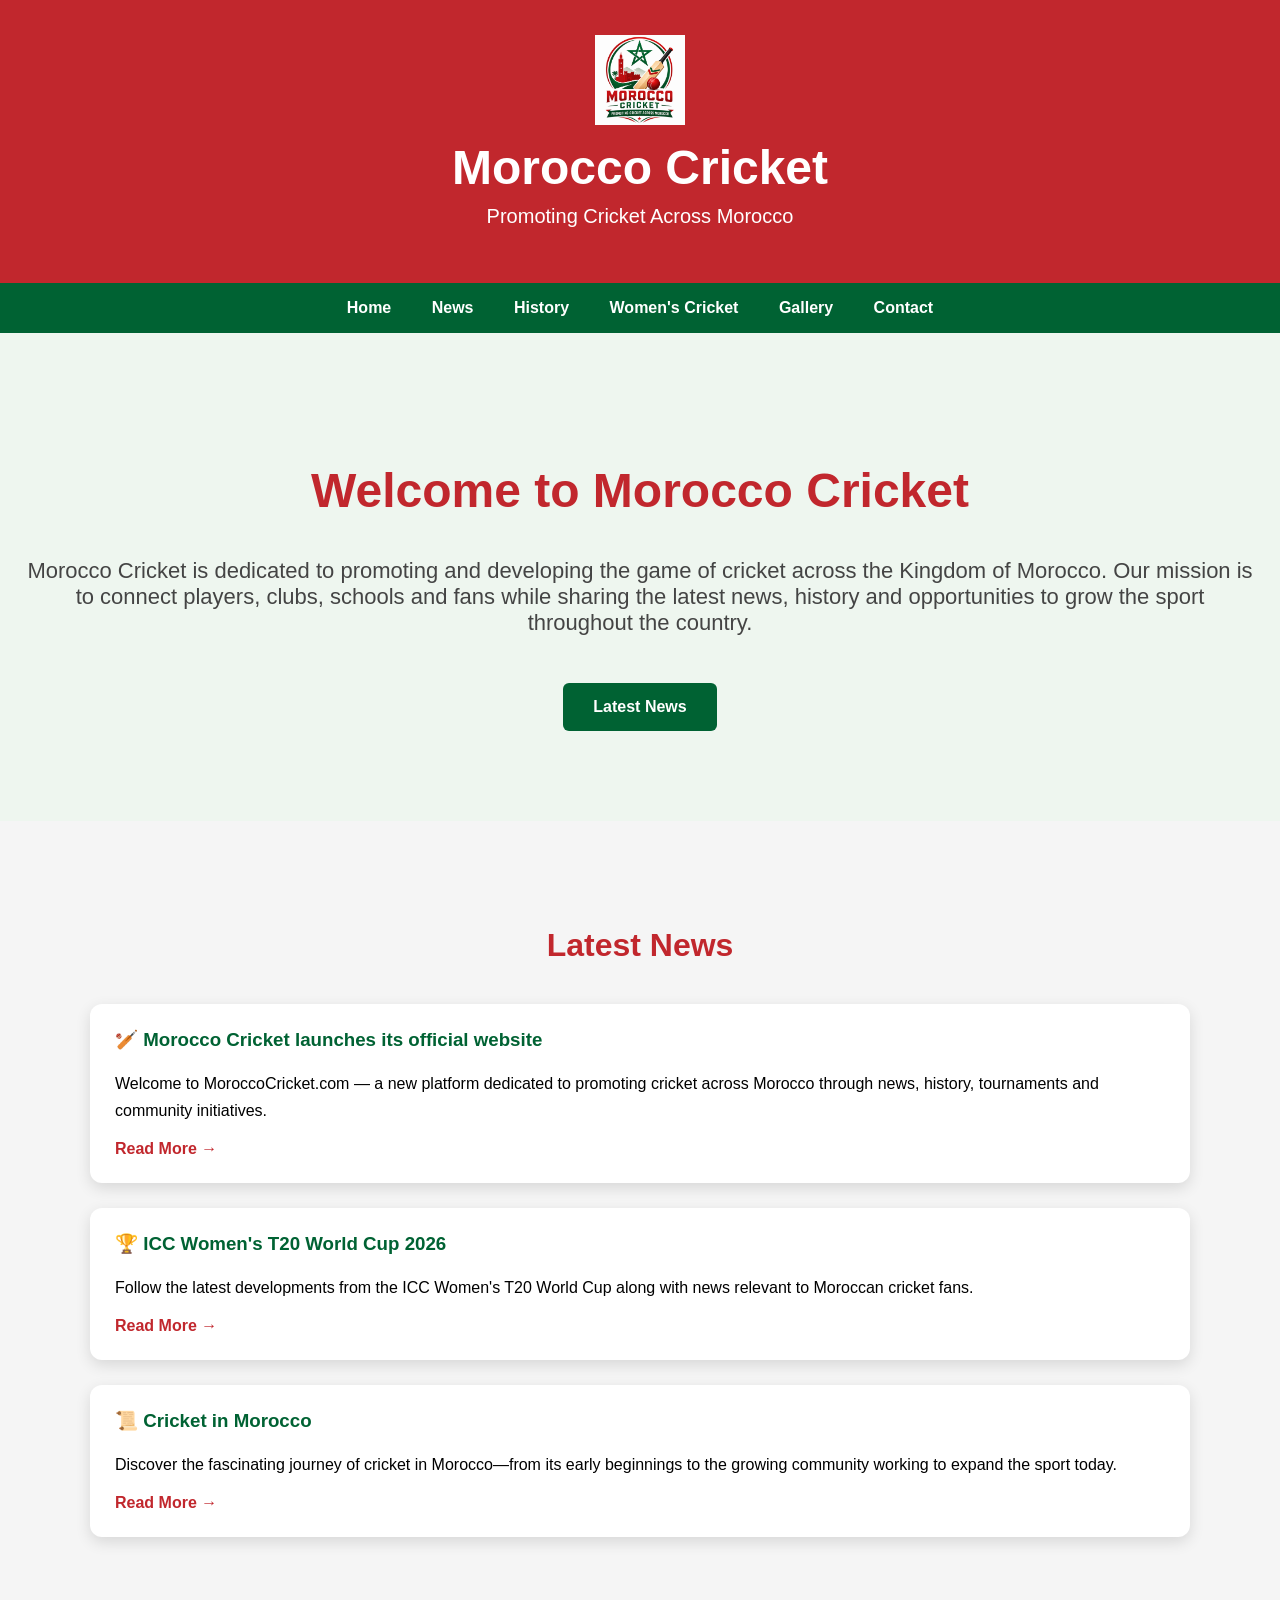
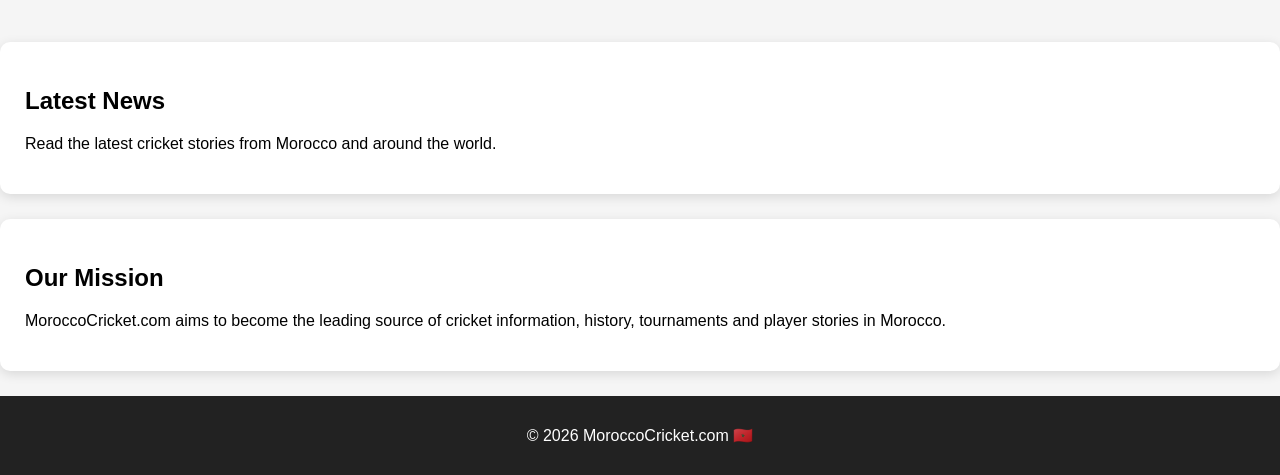
<file: index.html>
<!DOCTYPE html>
<html lang="en">
<head>
<meta charset="UTF-8">
<meta name="viewport" content="width=device-width, initial-scale=1.0">
<title>Morocco Cricket</title>

<link rel="stylesheet" href="style.css">

</head>

<body>

<header>

    <img src="images/logo.png" class="logo" alt="Morocco Cricket Logo">

    <h1>Morocco Cricket</h1>

    <p>Promoting Cricket Across Morocco</p>

</header>

<nav>
<a href="index.html">Home</a>
<a href="news/">News</a>
<a href="history.html">History</a>
<a href="#">Women's Cricket</a>
<a href="#">Gallery</a>
<a href="contact.html">Contact</a>
</nav>

<section class="hero">

<h2>Welcome to Morocco Cricket</h2>

<p>
Morocco Cricket is dedicated to promoting and developing the game of cricket across the Kingdom of Morocco.
Our mission is to connect players, clubs, schools and fans while sharing the latest news, history and opportunities
to grow the sport throughout the country.
</p>

<a href="news/index.html" class="button">
Latest News
</a>

</section>

<section class="news-preview">

<h2>Latest News</h2>

<div class="news-card">

<h3>🏏 Morocco Cricket launches its official website</h3>

<p>
Welcome to MoroccoCricket.com — a new platform dedicated to promoting cricket across Morocco through news, history,
tournaments and community initiatives.
</p>

<a href="news/index.html">
Read More →
</a>

</div>

<div class="news-card">

<h3>🏆 ICC Women's T20 World Cup 2026</h3>

<p>
Follow the latest developments from the ICC Women's T20 World Cup along with news relevant to Moroccan cricket fans.
</p>

<a href="news/index.html">
Read More →
</a>

</div>

<div class="news-card">

<h3>📜 Cricket in Morocco</h3>

<p>
Discover the fascinating journey of cricket in Morocco—from its early beginnings to the growing community working to
expand the sport today.
</p>

<a href="news/index.html">
Read More →
</a>

</div>

</section>

<div class="card">
<h2>Latest News</h2>
<p>Read the latest cricket stories from Morocco and around the world.</p>
</div>

<div class="card">
<h2>Our Mission</h2>
<p>MoroccoCricket.com aims to become the leading source of cricket information, history, tournaments and player stories in Morocco.</p>
</div>

</div>

<footer>
© 2026 MoroccoCricket.com 🇲🇦
</footer>

</body>
</html>
</file>
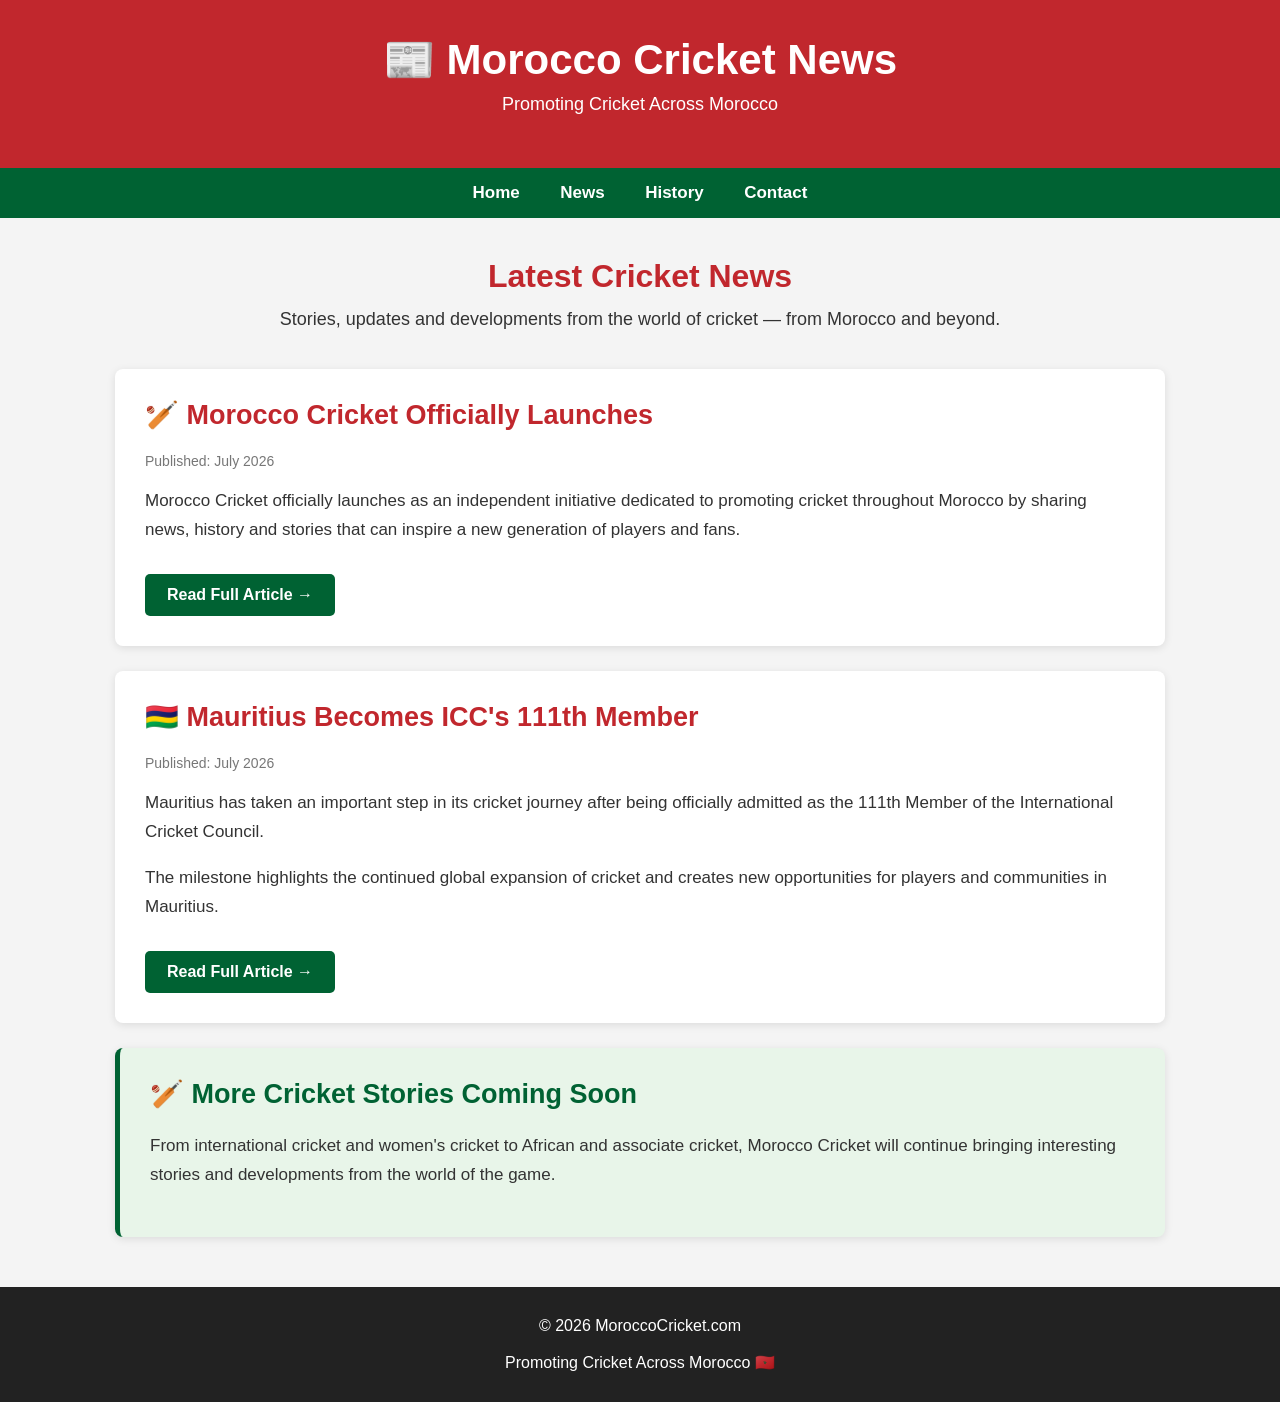
<file: news/index.html>
<!DOCTYPE html>
<html lang="en">

<head>

<meta charset="UTF-8">
<meta name="viewport" content="width=device-width, initial-scale=1.0">

<title>News | Morocco Cricket</title>

<style>

body{
    margin:0;
    font-family:Arial, Helvetica, sans-serif;
    background:#f4f4f4;
    color:#333;
}

header{
    background:#c1272d;
    color:white;
    text-align:center;
    padding:35px 20px;
}

header h1{
    margin:0;
    font-size:42px;
}

header p{
    margin-top:10px;
    font-size:18px;
}

nav{
    background:#006233;
    text-align:center;
    padding:15px;
}

nav a{
    color:white;
    text-decoration:none;
    margin:0 18px;
    font-weight:bold;
    font-size:17px;
}

.container{
    max-width:1050px;
    margin:40px auto;
    padding:0 20px;
}

.intro{
    text-align:center;
    margin-bottom:35px;
}

.intro h2{
    color:#c1272d;
    font-size:32px;
    margin-bottom:10px;
}

.intro p{
    font-size:18px;
    max-width:750px;
    margin:auto;
    line-height:1.6;
}

.article{
    background:white;
    padding:30px;
    margin-bottom:25px;
    border-radius:8px;
    box-shadow:0 2px 8px rgba(0,0,0,.1);
}

.article h2{
    color:#c1272d;
    margin-top:0;
    font-size:27px;
}

.date{
    color:#777;
    font-size:14px;
    margin-bottom:18px;
}

.article p{
    font-size:17px;
    line-height:1.7;
}

.button{
    display:inline-block;
    margin-top:12px;
    background:#006233;
    color:white;
    padding:12px 22px;
    text-decoration:none;
    border-radius:5px;
    font-weight:bold;
}

.coming{
    background:#e8f5e9;
    border-left:5px solid #006233;
}

.coming h2{
    color:#006233;
}

footer{
    background:#222;
    color:white;
    text-align:center;
    padding:30px;
    margin-top:50px;
}

</style>

</head>

<body>

<header>

<h1>📰 Morocco Cricket News</h1>

<p>Promoting Cricket Across Morocco</p>

</header>

<nav>

<a href="../index.html">Home</a>

<a href="index.html">News</a>

<a href="../history.html">History</a>

<a href="../contact.html">Contact</a>

</nav>

<div class="container">

<div class="intro">

<h2>Latest Cricket News</h2>

<p>
Stories, updates and developments from the world of cricket — from Morocco and beyond.
</p>

</div>


<div class="article">

<h2>🏏 Morocco Cricket Officially Launches</h2>

<div class="date">
Published: July 2026
</div>

<p>
Morocco Cricket officially launches as an independent initiative dedicated to promoting cricket throughout Morocco by sharing news, history and stories that can inspire a new generation of players and fans.
</p>

<a class="button" href="morocco-cricket-launch.html">
Read Full Article →
</a>

</div>


<div class="article">

<h2>🇲🇺 Mauritius Becomes ICC's 111th Member</h2>

<div class="date">
Published: July 2026
</div>

<p>
Mauritius has taken an important step in its cricket journey after being officially admitted as the 111th Member of the International Cricket Council.
</p>

<p>
The milestone highlights the continued global expansion of cricket and creates new opportunities for players and communities in Mauritius.
</p>

<a class="button" href="mauritius-icc-111th-member.html">
Read Full Article →
</a>

</div>


<div class="article coming">

<h2>🏏 More Cricket Stories Coming Soon</h2>

<p>
From international cricket and women's cricket to African and associate cricket, Morocco Cricket will continue bringing interesting stories and developments from the world of the game.
</p>

</div>

</div>

<footer>

© 2026 MoroccoCricket.com

<br><br>

Promoting Cricket Across Morocco 🇲🇦

</footer>

</body>

</html>
</file>
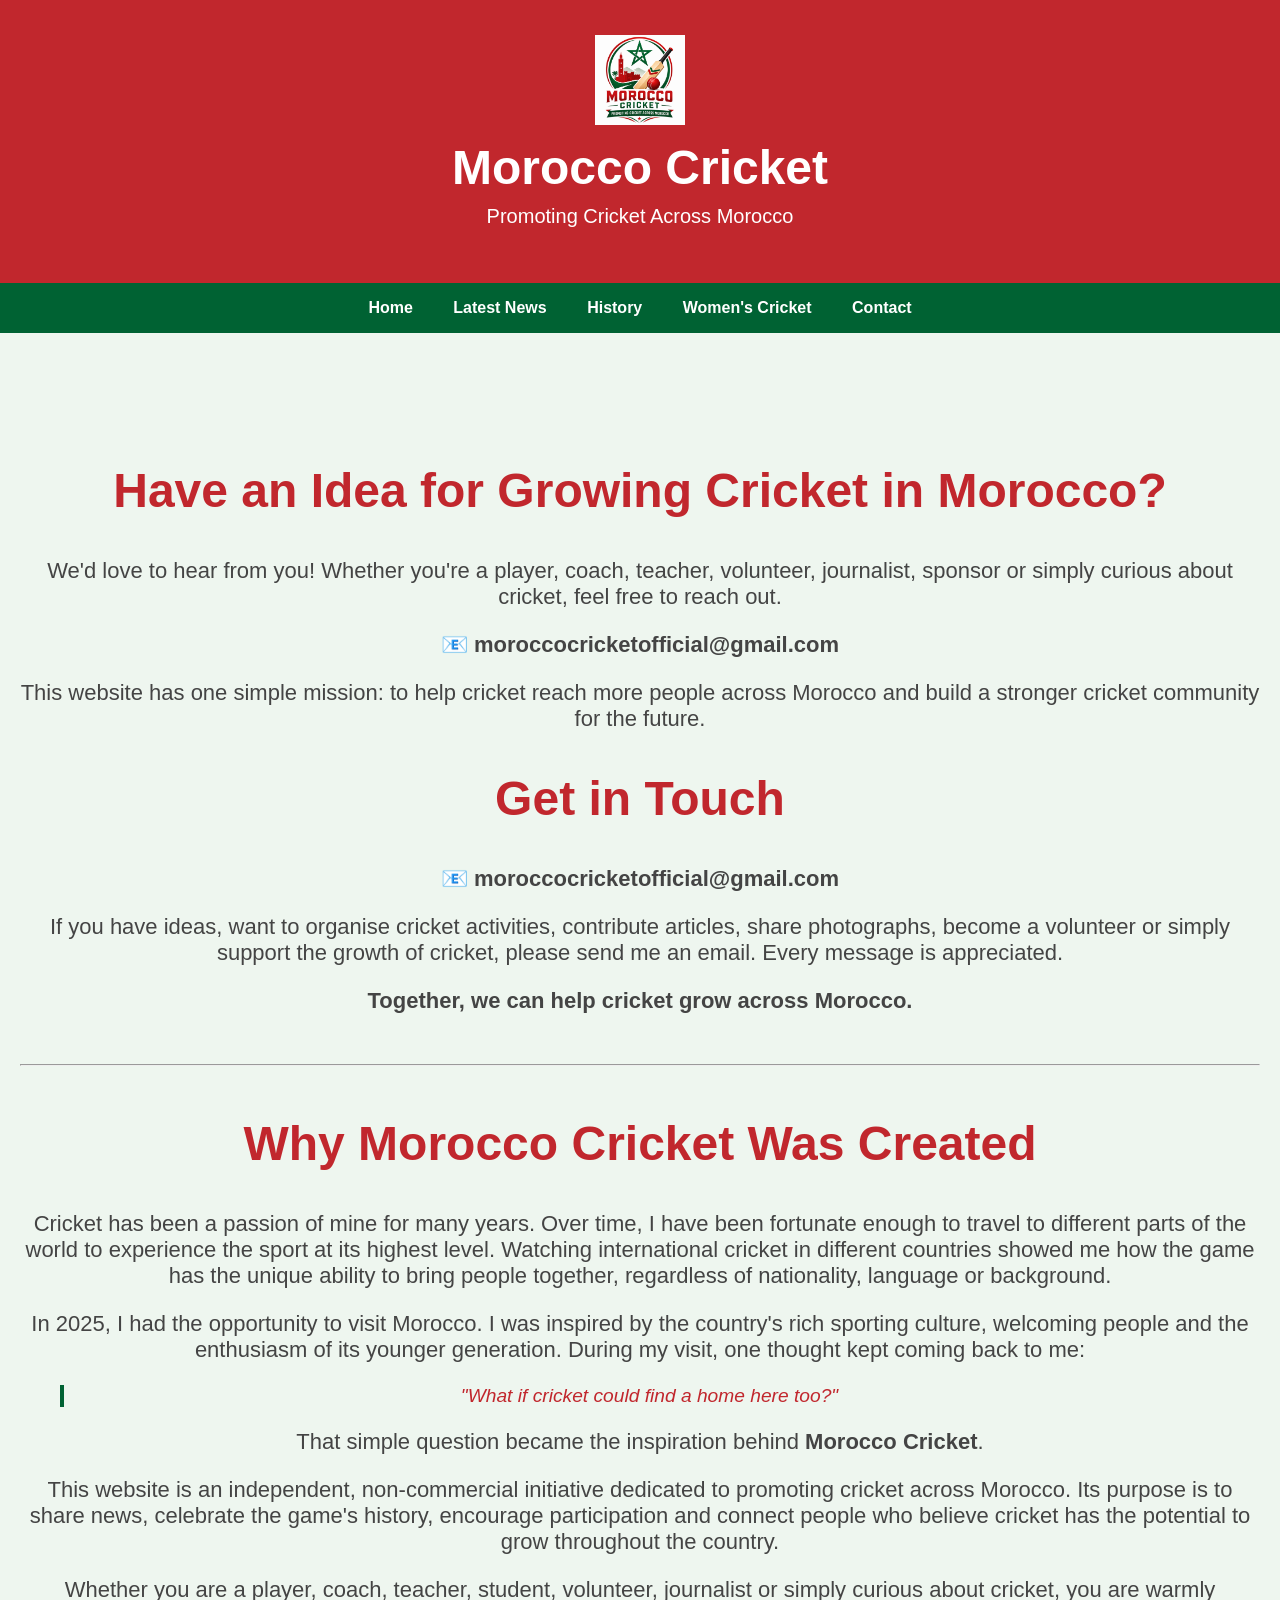
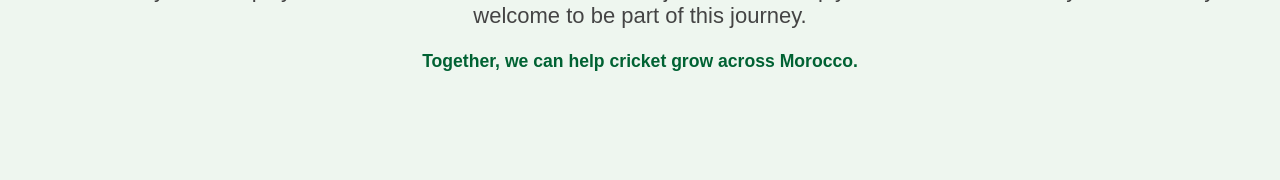
<file: contact.html>
<!DOCTYPE html>
<html lang="en">
<head>
<meta charset="UTF-8">
<meta name="viewport" content="width=device-width, initial-scale=1.0">

<title>Contact - Morocco Cricket</title>

<link rel="stylesheet" href="style.css">

</head>

<body>

<header>

<img src="images/logo.png" class="logo" alt="Morocco Cricket Logo">

<h1>Morocco Cricket</h1>

<p>Promoting Cricket Across Morocco</p>

</header>

<nav>

<a href="index.html">Home</a>

<a href="news/index.html">Latest News</a>

<a href="#">History</a>

<a href="#">Women's Cricket</a>

<a href="contact.html">Contact</a>

</nav>

<div class="hero">

<h2>Have an Idea for Growing Cricket in Morocco?</h2>

<p>
We'd love to hear from you! Whether you're a player, coach, teacher,
volunteer, journalist, sponsor or simply curious about cricket,
feel free to reach out.
</p>

<p>
📧 <strong>moroccocricketofficial@gmail.com</strong>
</p>

<p>

This website has one simple mission:

to help cricket reach more people across Morocco and build a stronger cricket community for the future.

</p>

<h2>Get in Touch</h2>

<p>

📧 <strong>moroccocricketofficial@gmail.com</strong>

</p>

<p>

If you have ideas, want to organise cricket activities, contribute articles,

share photographs, become a volunteer or simply support the growth of cricket,

please send me an email.

Every message is appreciated.

</p>

<p>

<strong>Together, we can help cricket grow across Morocco.</strong>

</p>
<hr style="margin:50px 0;">

<h2>Why Morocco Cricket Was Created</h2>

<p>
Cricket has been a passion of mine for many years. Over time, I have been fortunate enough to travel to different parts of the world to experience the sport at its highest level. Watching international cricket in different countries showed me how the game has the unique ability to bring people together, regardless of nationality, language or background.
</p>

<p>
In 2025, I had the opportunity to visit Morocco. I was inspired by the country's rich sporting culture, welcoming people and the enthusiasm of its younger generation. During my visit, one thought kept coming back to me:
</p>

<blockquote style="font-size:1.2em; font-style:italic; color:#C1272D; border-left:4px solid #006233; padding-left:15px;">
"What if cricket could find a home here too?"
</blockquote>

<p>
That simple question became the inspiration behind <strong>Morocco Cricket</strong>.
</p>

<p>
This website is an independent, non-commercial initiative dedicated to promoting cricket across Morocco. Its purpose is to share news, celebrate the game's history, encourage participation and connect people who believe cricket has the potential to grow throughout the country.
</p>

<p>
Whether you are a player, coach, teacher, student, volunteer, journalist or simply curious about cricket, you are warmly welcome to be part of this journey.
</p>

<p style="font-size:1.1em; font-weight:bold; color:#006233; text-align:center;">
Together, we can help cricket grow across Morocco.
</p>
</div>

</body>

</html>
</file>
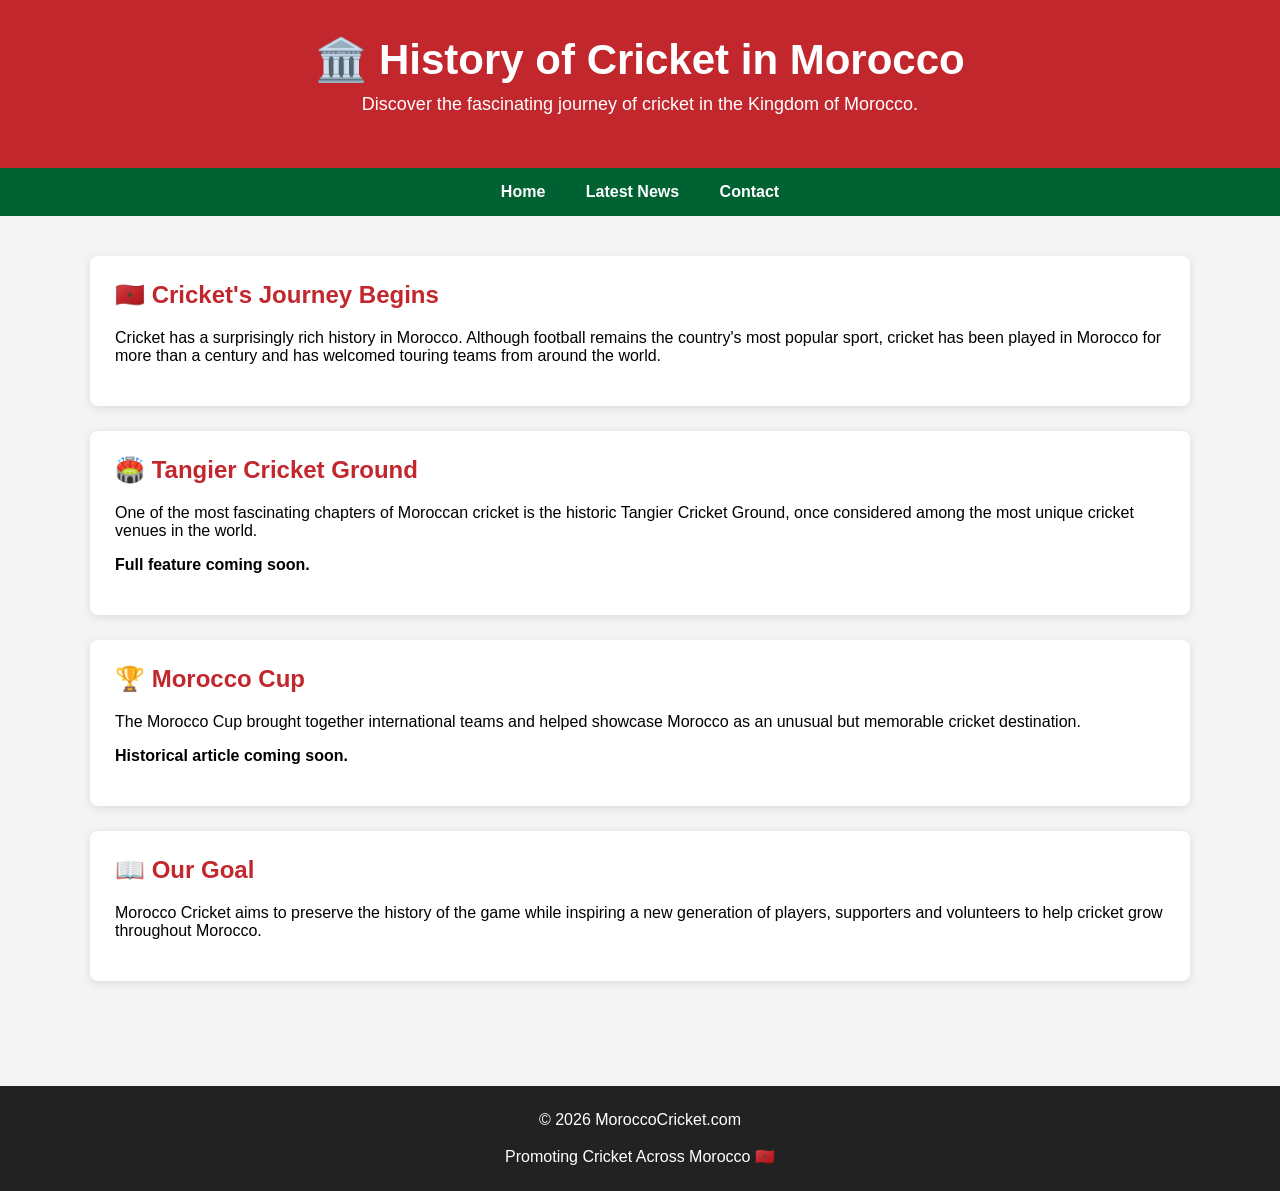
<file: history.html>
<!DOCTYPE html>
<html lang="en">

<head>
<meta charset="UTF-8">
<meta name="viewport" content="width=device-width, initial-scale=1.0">

<title>History | Morocco Cricket</title>

<style>

body{
margin:0;
font-family:Arial,Helvetica,sans-serif;
background:#f4f4f4;
}

header{
background:#c1272d;
color:white;
text-align:center;
padding:35px;
}

header h1{
margin:0;
font-size:42px;
}

header p{
font-size:18px;
margin-top:10px;
}

nav{
background:#006233;
text-align:center;
padding:15px;
}

nav a{
color:white;
text-decoration:none;
margin:0 18px;
font-weight:bold;
}

.container{
max-width:1100px;
margin:auto;
padding:40px 20px;
}

.card{
background:white;
padding:25px;
margin-bottom:25px;
border-radius:8px;
box-shadow:0 2px 8px rgba(0,0,0,.1);
}

.card h2{
color:#c1272d;
margin-top:0;
}

footer{
background:#222;
color:white;
text-align:center;
padding:25px;
margin-top:40px;
}

</style>

</head>

<body>

<header>

<h1>🏛️ History of Cricket in Morocco</h1>

<p>Discover the fascinating journey of cricket in the Kingdom of Morocco.</p>

</header>

<nav>

<a href="index.html">Home</a>

<a href="news/">Latest News</a>

<a href="contact.html">Contact</a>

</nav>

<div class="container">

<div class="card">

<h2>🇲🇦 Cricket's Journey Begins</h2>

<p>

Cricket has a surprisingly rich history in Morocco. Although football remains the country's most popular sport, cricket has been played in Morocco for more than a century and has welcomed touring teams from around the world.

</p>

</div>

<div class="card">

<h2>🏟️ Tangier Cricket Ground</h2>

<p>

One of the most fascinating chapters of Moroccan cricket is the historic Tangier Cricket Ground, once considered among the most unique cricket venues in the world.

</p>

<p><strong>Full feature coming soon.</strong></p>

</div>

<div class="card">

<h2>🏆 Morocco Cup</h2>

<p>

The Morocco Cup brought together international teams and helped showcase Morocco as an unusual but memorable cricket destination.

</p>

<p><strong>Historical article coming soon.</strong></p>

</div>

<div class="card">

<h2>📖 Our Goal</h2>

<p>

Morocco Cricket aims to preserve the history of the game while inspiring a new generation of players, supporters and volunteers to help cricket grow throughout Morocco.

</p>

</div>

</div>

<footer>

© 2026 MoroccoCricket.com

<br><br>

Promoting Cricket Across Morocco 🇲🇦

</footer>

</body>

</html>
</file>
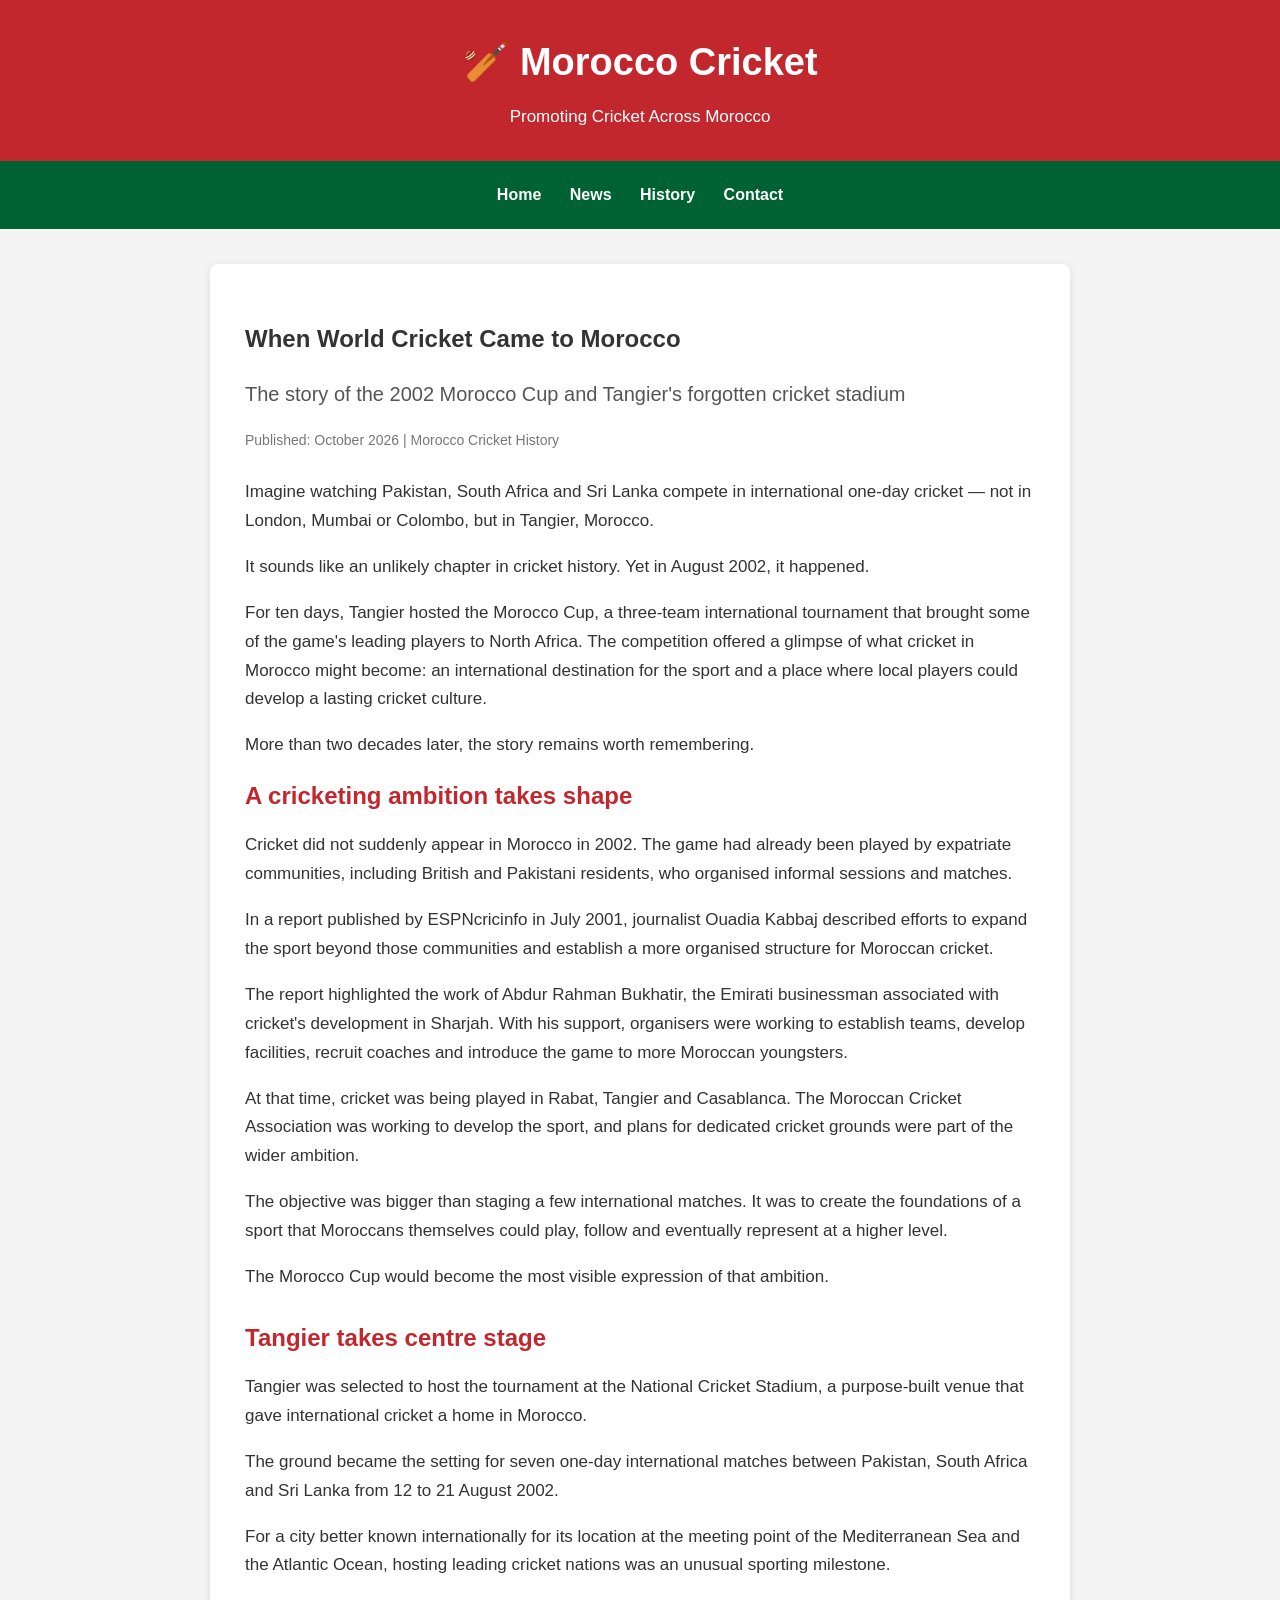
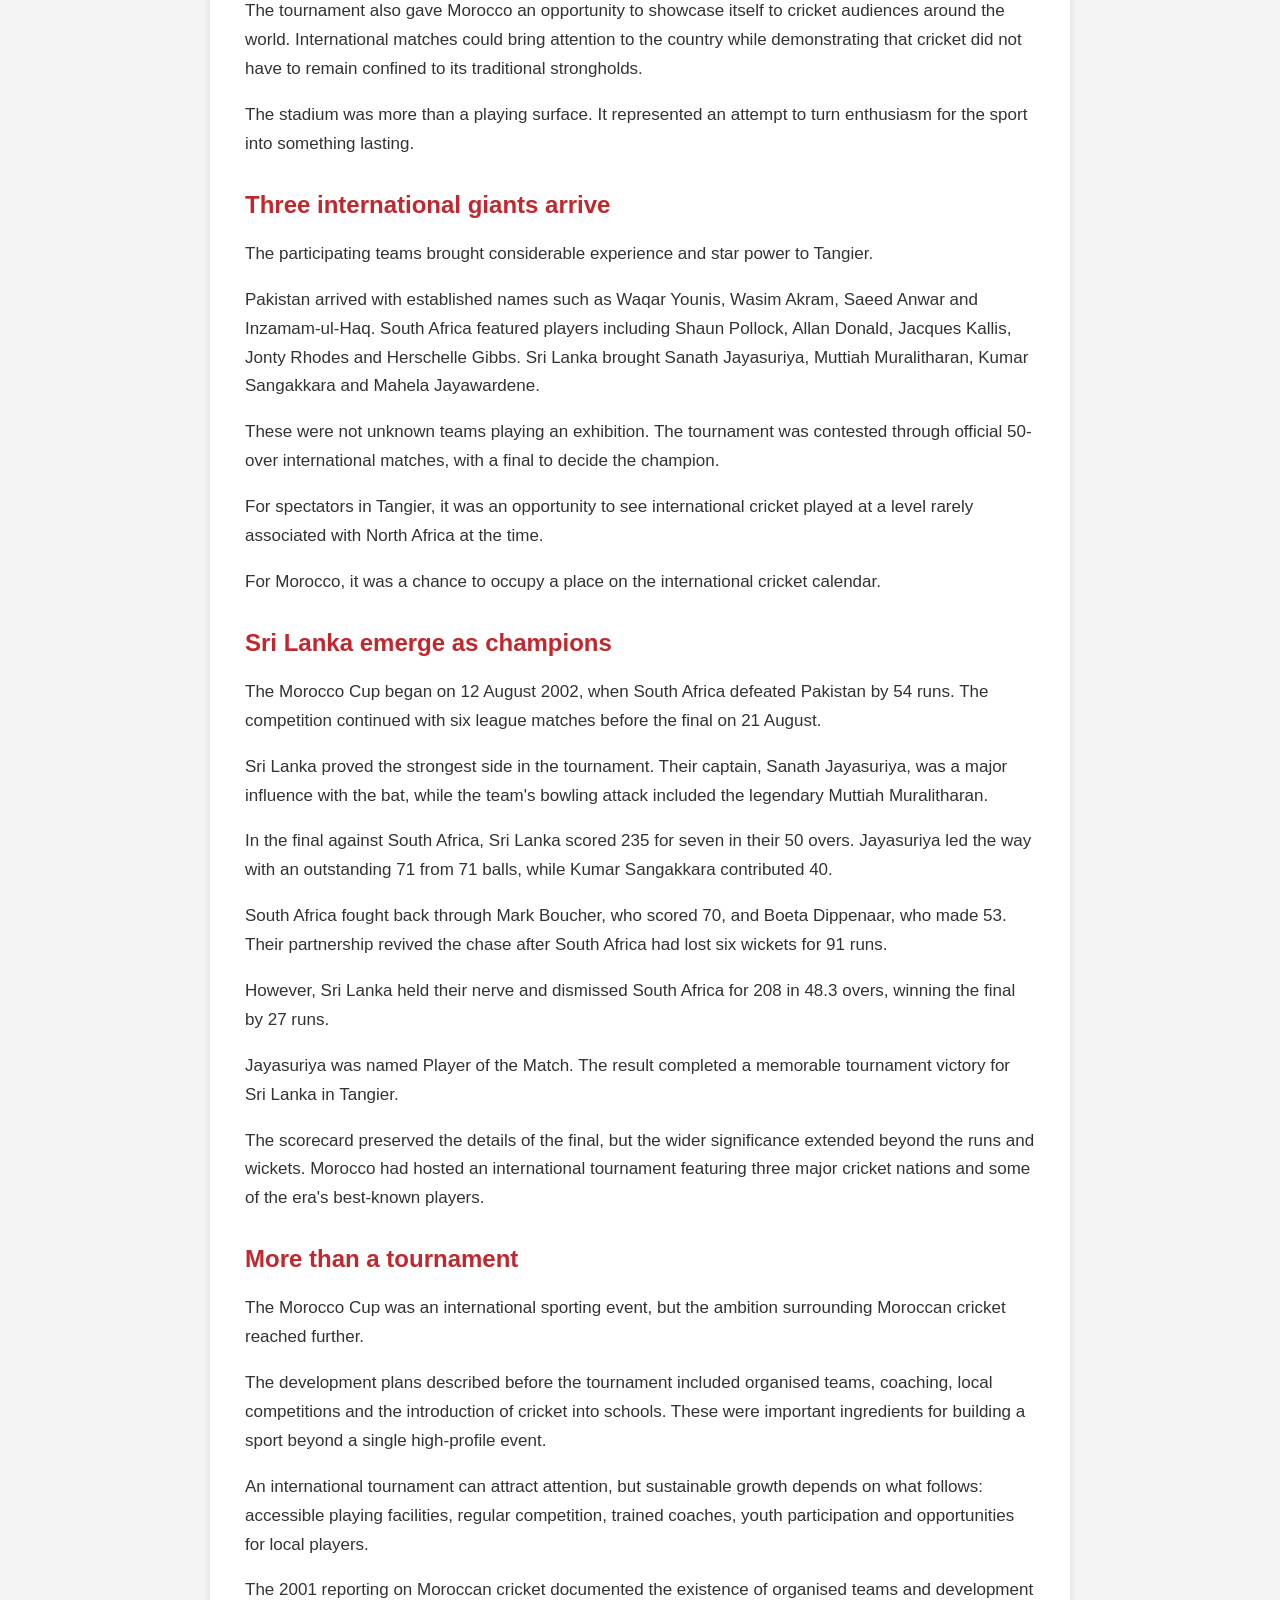
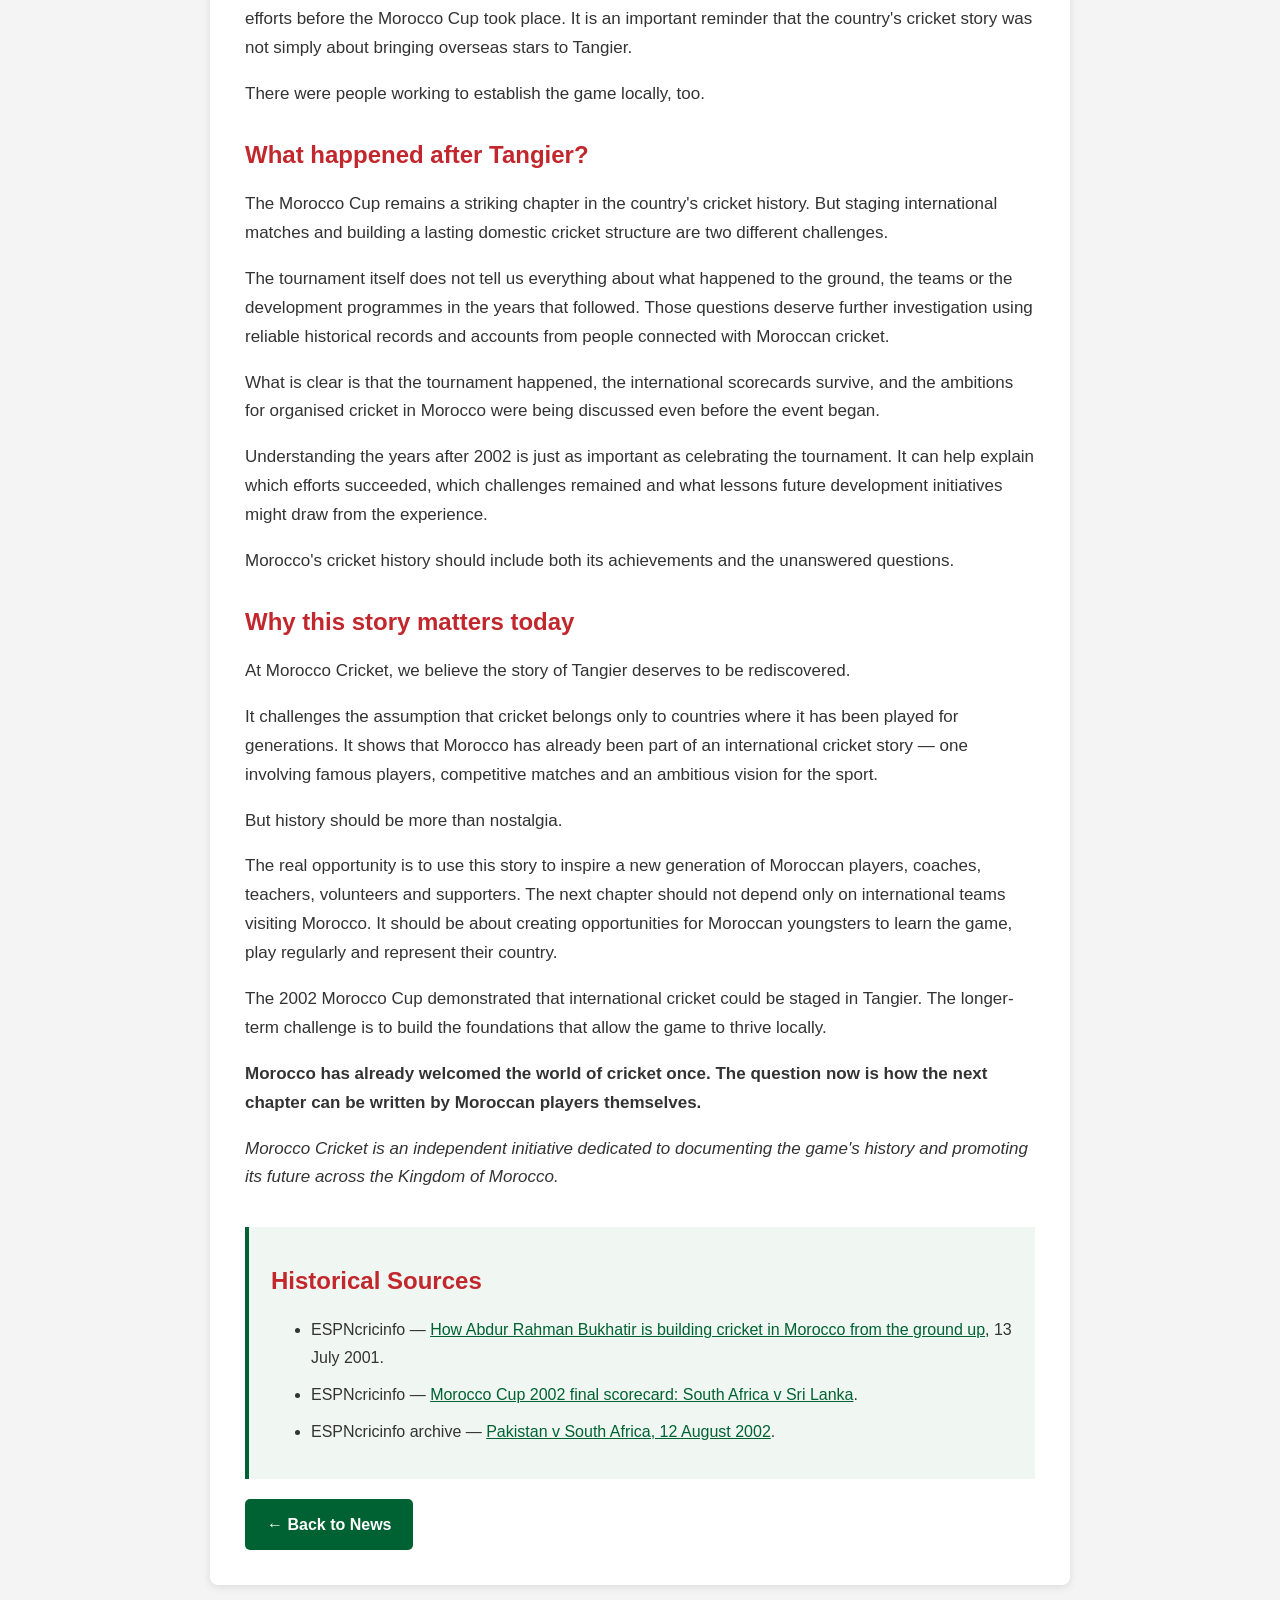
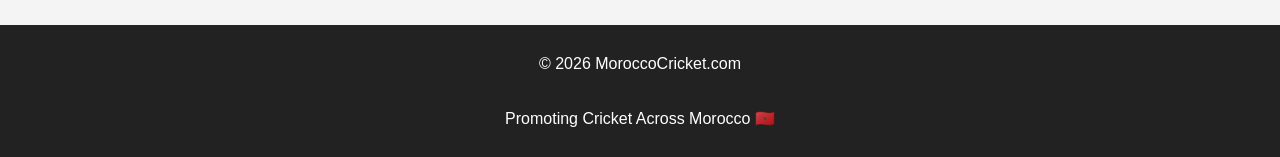
<file: news/2002-morocco-cup-tangier.html>
<!DOCTYPE html>
<html lang="en">
<head>
<meta charset="UTF-8">
<meta name="viewport" content="width=device-width, initial-scale=1.0">
<title>When World Cricket Came to Morocco | Morocco Cricket</title>
<meta name="description" content="Discover the story of the 2002 Morocco Cup, when Pakistan, South Africa and Sri Lanka played international cricket in Tangier, Morocco.">

<style>
* {
    box-sizing: border-box;
}

body {
    margin: 0;
    font-family: Arial, Helvetica, sans-serif;
    background: #f4f4f4;
    color: #333;
    line-height: 1.7;
}

header {
    background: #c1272d;
    color: white;
    text-align: center;
    padding: 30px 20px;
}

header h1 {
    margin: 0;
    font-size: 38px;
}

header p {
    margin: 8px 0 0;
    font-size: 17px;
}

nav {
    background: #006233;
    text-align: center;
    padding: 15px 10px;
}

nav a {
    display: inline-block;
    color: white;
    text-decoration: none;
    margin: 5px 12px;
    font-weight: bold;
}

nav a:hover {
    text-decoration: underline;
}

.container {
    max-width: 900px;
    margin: 35px auto;
    padding: 0 20px;
}

.article {
    background: white;
    padding: 35px;
    border-radius: 8px;
    box-shadow: 0 2px 8px rgba(0,0,0,.1);
}

.article h2 {
    color: #c1272d;
    line-height: 1.3;
    margin-top: 30px;
}

.article h2:first-of-type {
    margin-top: 20px;
}

.article p {
    font-size: 17px;
}

.subtitle {
    color: #555;
    font-size: 20px !important;
    line-height: 1.5;
    margin-top: 0;
}

.date {
    color: #777;
    font-size: 14px;
    margin-bottom: 25px;
}

.article a {
    color: #006233;
    overflow-wrap: anywhere;
}

.article li {
    margin-bottom: 10px;
}

.source-box {
    background: #f0f6f1;
    border-left: 4px solid #006233;
    padding: 18px 22px;
    margin-top: 35px;
}

.back-link {
    display: inline-block;
    background: #006233;
    color: white !important;
    text-decoration: none;
    padding: 12px 22px;
    border-radius: 5px;
    font-weight: bold;
    margin-top: 20px;
}

footer {
    background: #222;
    color: white;
    text-align: center;
    padding: 25px 15px;
    margin-top: 40px;
}

@media (max-width: 600px) {
    header h1 {
        font-size: 30px;
    }

    .article {
        padding: 22px;
    }

    .article p {
        font-size: 16px;
    }
}
</style>
</head>

<body>

<header>
    <h1>🏏 Morocco Cricket</h1>
    <p>Promoting Cricket Across Morocco</p>
</header>

<nav>
    <a href="../index.html">Home</a>
    <a href="index.html">News</a>
    <a href="../history.html">History</a>
    <a href="../contact.html">Contact</a>
</nav>

<main class="container">
<article class="article">

<h1>When World Cricket Came to Morocco</h1>

<p class="subtitle">
The story of the 2002 Morocco Cup and Tangier's forgotten cricket stadium
</p>

<div class="date">Published: October 2026 | Morocco Cricket History</div>

<p>Imagine watching Pakistan, South Africa and Sri Lanka compete in international one-day cricket — not in London, Mumbai or Colombo, but in Tangier, Morocco.</p>

<p>It sounds like an unlikely chapter in cricket history. Yet in August 2002, it happened.</p>

<p>For ten days, Tangier hosted the Morocco Cup, a three-team international tournament that brought some of the game's leading players to North Africa. The competition offered a glimpse of what cricket in Morocco might become: an international destination for the sport and a place where local players could develop a lasting cricket culture.</p>

<p>More than two decades later, the story remains worth remembering.</p>

<h2>A cricketing ambition takes shape</h2>

<p>Cricket did not suddenly appear in Morocco in 2002. The game had already been played by expatriate communities, including British and Pakistani residents, who organised informal sessions and matches.</p>

<p>In a report published by ESPNcricinfo in July 2001, journalist Ouadia Kabbaj described efforts to expand the sport beyond those communities and establish a more organised structure for Moroccan cricket.</p>

<p>The report highlighted the work of Abdur Rahman Bukhatir, the Emirati businessman associated with cricket's development in Sharjah. With his support, organisers were working to establish teams, develop facilities, recruit coaches and introduce the game to more Moroccan youngsters.</p>

<p>At that time, cricket was being played in Rabat, Tangier and Casablanca. The Moroccan Cricket Association was working to develop the sport, and plans for dedicated cricket grounds were part of the wider ambition.</p>

<p>The objective was bigger than staging a few international matches. It was to create the foundations of a sport that Moroccans themselves could play, follow and eventually represent at a higher level.</p>

<p>The Morocco Cup would become the most visible expression of that ambition.</p>

<h2>Tangier takes centre stage</h2>

<p>Tangier was selected to host the tournament at the National Cricket Stadium, a purpose-built venue that gave international cricket a home in Morocco.</p>

<p>The ground became the setting for seven one-day international matches between Pakistan, South Africa and Sri Lanka from 12 to 21 August 2002.</p>

<p>For a city better known internationally for its location at the meeting point of the Mediterranean Sea and the Atlantic Ocean, hosting leading cricket nations was an unusual sporting milestone.</p>

<p>The tournament also gave Morocco an opportunity to showcase itself to cricket audiences around the world. International matches could bring attention to the country while demonstrating that cricket did not have to remain confined to its traditional strongholds.</p>

<p>The stadium was more than a playing surface. It represented an attempt to turn enthusiasm for the sport into something lasting.</p>

<h2>Three international giants arrive</h2>

<p>The participating teams brought considerable experience and star power to Tangier.</p>

<p>Pakistan arrived with established names such as Waqar Younis, Wasim Akram, Saeed Anwar and Inzamam-ul-Haq. South Africa featured players including Shaun Pollock, Allan Donald, Jacques Kallis, Jonty Rhodes and Herschelle Gibbs. Sri Lanka brought Sanath Jayasuriya, Muttiah Muralitharan, Kumar Sangakkara and Mahela Jayawardene.</p>

<p>These were not unknown teams playing an exhibition. The tournament was contested through official 50-over international matches, with a final to decide the champion.</p>

<p>For spectators in Tangier, it was an opportunity to see international cricket played at a level rarely associated with North Africa at the time.</p>

<p>For Morocco, it was a chance to occupy a place on the international cricket calendar.</p>

<h2>Sri Lanka emerge as champions</h2>

<p>The Morocco Cup began on 12 August 2002, when South Africa defeated Pakistan by 54 runs. The competition continued with six league matches before the final on 21 August.</p>

<p>Sri Lanka proved the strongest side in the tournament. Their captain, Sanath Jayasuriya, was a major influence with the bat, while the team's bowling attack included the legendary Muttiah Muralitharan.</p>

<p>In the final against South Africa, Sri Lanka scored 235 for seven in their 50 overs. Jayasuriya led the way with an outstanding 71 from 71 balls, while Kumar Sangakkara contributed 40.</p>

<p>South Africa fought back through Mark Boucher, who scored 70, and Boeta Dippenaar, who made 53. Their partnership revived the chase after South Africa had lost six wickets for 91 runs.</p>

<p>However, Sri Lanka held their nerve and dismissed South Africa for 208 in 48.3 overs, winning the final by 27 runs.</p>

<p>Jayasuriya was named Player of the Match. The result completed a memorable tournament victory for Sri Lanka in Tangier.</p>

<p>The scorecard preserved the details of the final, but the wider significance extended beyond the runs and wickets. Morocco had hosted an international tournament featuring three major cricket nations and some of the era's best-known players.</p>

<h2>More than a tournament</h2>

<p>The Morocco Cup was an international sporting event, but the ambition surrounding Moroccan cricket reached further.</p>

<p>The development plans described before the tournament included organised teams, coaching, local competitions and the introduction of cricket into schools. These were important ingredients for building a sport beyond a single high-profile event.</p>

<p>An international tournament can attract attention, but sustainable growth depends on what follows: accessible playing facilities, regular competition, trained coaches, youth participation and opportunities for local players.</p>

<p>The 2001 reporting on Moroccan cricket documented the existence of organised teams and development efforts before the Morocco Cup took place. It is an important reminder that the country's cricket story was not simply about bringing overseas stars to Tangier.</p>

<p>There were people working to establish the game locally, too.</p>

<h2>What happened after Tangier?</h2>

<p>The Morocco Cup remains a striking chapter in the country's cricket history. But staging international matches and building a lasting domestic cricket structure are two different challenges.</p>

<p>The tournament itself does not tell us everything about what happened to the ground, the teams or the development programmes in the years that followed. Those questions deserve further investigation using reliable historical records and accounts from people connected with Moroccan cricket.</p>

<p>What is clear is that the tournament happened, the international scorecards survive, and the ambitions for organised cricket in Morocco were being discussed even before the event began.</p>

<p>Understanding the years after 2002 is just as important as celebrating the tournament. It can help explain which efforts succeeded, which challenges remained and what lessons future development initiatives might draw from the experience.</p>

<p>Morocco's cricket history should include both its achievements and the unanswered questions.</p>

<h2>Why this story matters today</h2>

<p>At Morocco Cricket, we believe the story of Tangier deserves to be rediscovered.</p>

<p>It challenges the assumption that cricket belongs only to countries where it has been played for generations. It shows that Morocco has already been part of an international cricket story — one involving famous players, competitive matches and an ambitious vision for the sport.</p>

<p>But history should be more than nostalgia.</p>

<p>The real opportunity is to use this story to inspire a new generation of Moroccan players, coaches, teachers, volunteers and supporters. The next chapter should not depend only on international teams visiting Morocco. It should be about creating opportunities for Moroccan youngsters to learn the game, play regularly and represent their country.</p>

<p>The 2002 Morocco Cup demonstrated that international cricket could be staged in Tangier. The longer-term challenge is to build the foundations that allow the game to thrive locally.</p>

<p><strong>Morocco has already welcomed the world of cricket once. The question now is how the next chapter can be written by Moroccan players themselves.</strong></p>

<p><em>Morocco Cricket is an independent initiative dedicated to documenting the game's history and promoting its future across the Kingdom of Morocco.</em></p>

<div class="source-box">
    <h2>Historical Sources</h2>
    <ul>
        <li>
            ESPNcricinfo — <a href="https://www.espn.ph/cricket/story/_/id/23207584/how-abdur-rahman-bukhatir-building-cricket-morocco-ground-up" target="_blank" rel="noopener noreferrer">How Abdur Rahman Bukhatir is building cricket in Morocco from the ground up</a>, 13 July 2001.
        </li>
        <li>
            ESPNcricinfo — <a href="https://www.espncricinfo.com/series/morocco-cup-2002-03-61139/south-africa-vs-sri-lanka-final-2002-61147/full-scorecard" target="_blank" rel="noopener noreferrer">Morocco Cup 2002 final scorecard: South Africa v Sri Lanka</a>.
        </li>
        <li>
            ESPNcricinfo archive — <a href="https://img.cricinfo.com/db/ARCHIVE/2002/OD_TOURNEYS/MOROCCO/SCORECARDS/PAK_RSA_MOROCCO_ODI1_12AUG2002.html" target="_blank" rel="noopener noreferrer">Pakistan v South Africa, 12 August 2002</a>.
        </li>
    </ul>
</div>

<a class="back-link" href="index.html">← Back to News</a>

</article>
</main>

<footer>
    © 2026 MoroccoCricket.com
    <br><br>
    Promoting Cricket Across Morocco 🇲🇦
</footer>

</body>
</html>
</file>
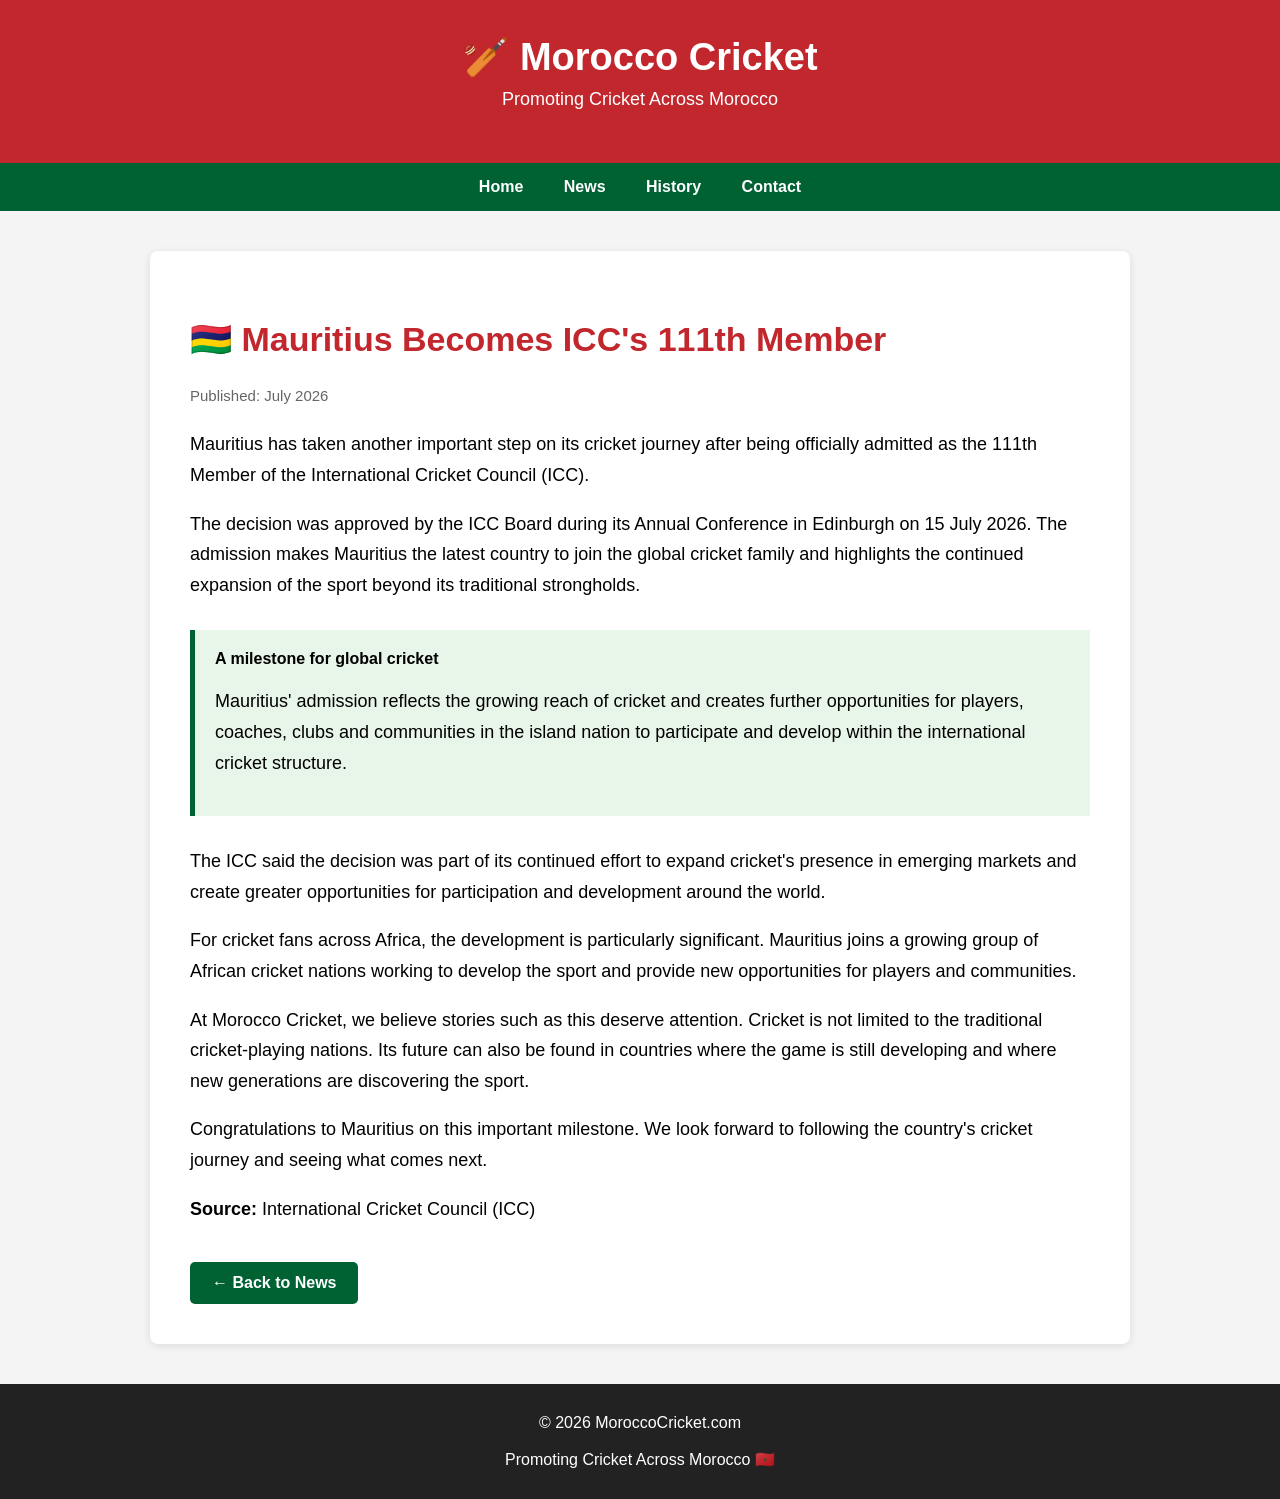
<file: news/mauritius-icc-111th-member.html>
<!DOCTYPE html>
<html lang="en">

<head>

<meta charset="UTF-8">
<meta name="viewport" content="width=device-width, initial-scale=1.0">

<title>Mauritius Becomes ICC's 111th Member | Morocco Cricket</title>

<style>

body{
    margin:0;
    font-family:Arial, Helvetica, sans-serif;
    background:#f4f4f4;
}

header{
    background:#c1272d;
    color:white;
    text-align:center;
    padding:35px 20px;
}

header h1{
    margin:0;
    font-size:38px;
}

header p{
    font-size:18px;
    margin-top:10px;
}

nav{
    background:#006233;
    text-align:center;
    padding:15px;
}

nav a{
    color:white;
    text-decoration:none;
    margin:0 18px;
    font-weight:bold;
}

.article{
    max-width:900px;
    margin:40px auto;
    background:white;
    padding:40px;
    border-radius:8px;
    box-shadow:0 2px 8px rgba(0,0,0,.1);
}

.article h2{
    color:#c1272d;
    font-size:34px;
}

.article .date{
    color:#666;
    font-size:15px;
    margin-bottom:25px;
}

.article p{
    font-size:18px;
    line-height:1.7;
}

.highlight{
    background:#e8f5e9;
    padding:20px;
    border-left:5px solid #006233;
    margin:30px 0;
}

.back{
    display:inline-block;
    margin-top:20px;
    background:#006233;
    color:white;
    padding:12px 22px;
    text-decoration:none;
    border-radius:5px;
    font-weight:bold;
}

footer{
    background:#222;
    color:white;
    text-align:center;
    padding:30px;
    margin-top:40px;
}

</style>

</head>

<body>

<header>

<h1>🏏 Morocco Cricket</h1>

<p>Promoting Cricket Across Morocco</p>

</header>

<nav>

<a href="../index.html">Home</a>

<a href="index.html">News</a>

<a href="../history.html">History</a>

<a href="../contact.html">Contact</a>

</nav>

<div class="article">

<h2>🇲🇺 Mauritius Becomes ICC's 111th Member</h2>

<div class="date">
Published: July 2026
</div>

<p>
Mauritius has taken another important step on its cricket journey after being officially admitted as the 111th Member of the International Cricket Council (ICC).
</p>

<p>
The decision was approved by the ICC Board during its Annual Conference in Edinburgh on 15 July 2026. The admission makes Mauritius the latest country to join the global cricket family and highlights the continued expansion of the sport beyond its traditional strongholds.
</p>

<div class="highlight">

<strong>A milestone for global cricket</strong>

<p>
Mauritius' admission reflects the growing reach of cricket and creates further opportunities for players, coaches, clubs and communities in the island nation to participate and develop within the international cricket structure.
</p>

</div>

<p>
The ICC said the decision was part of its continued effort to expand cricket's presence in emerging markets and create greater opportunities for participation and development around the world.
</p>

<p>
For cricket fans across Africa, the development is particularly significant. Mauritius joins a growing group of African cricket nations working to develop the sport and provide new opportunities for players and communities.
</p>

<p>
At Morocco Cricket, we believe stories such as this deserve attention. Cricket is not limited to the traditional cricket-playing nations. Its future can also be found in countries where the game is still developing and where new generations are discovering the sport.
</p>

<p>
Congratulations to Mauritius on this important milestone. We look forward to following the country's cricket journey and seeing what comes next.
</p>

<p>
<strong>Source:</strong> International Cricket Council (ICC)
</p>

<a class="back" href="index.html">← Back to News</a>

</div>

<footer>

© 2026 MoroccoCricket.com

<br><br>

Promoting Cricket Across Morocco 🇲🇦

</footer>

</body>

</html>
</file>
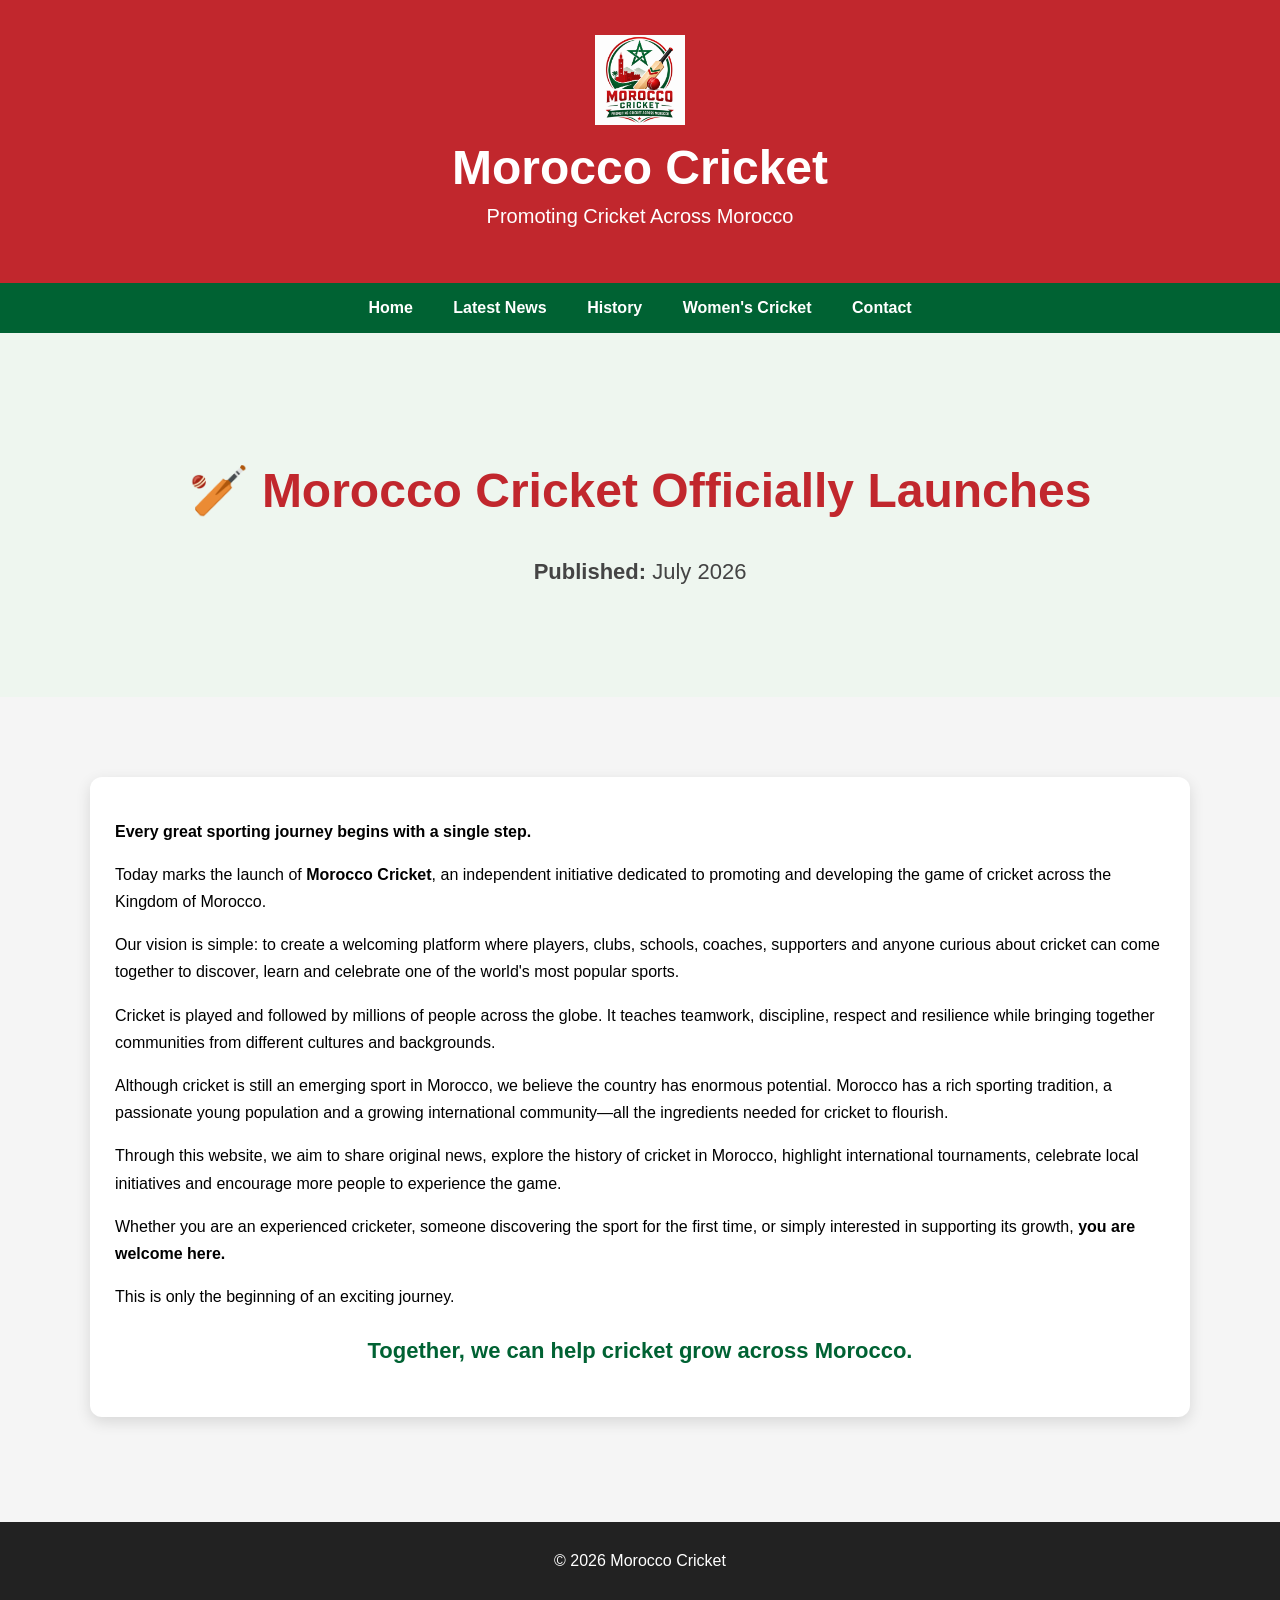
<file: news/morocco-cricket-launch.html>
<!DOCTYPE html>
<html lang="en">
<head>
<meta charset="UTF-8">
<meta name="viewport" content="width=device-width, initial-scale=1.0">

<title>Morocco Cricket Officially Launches</title>

<link rel="stylesheet" href="../style.css">

</head>

<body>

<header>

<img src="../images/logo.png" class="logo" alt="Morocco Cricket Logo">

<h1>Morocco Cricket</h1>

<p>Promoting Cricket Across Morocco</p>

</header>

<nav>

<a href="../index.html">Home</a>
<a href="index.html">Latest News</a>
<a href="#">History</a>
<a href="#">Women's Cricket</a>
<a href="../contact.html">Contact</a>

</nav>

<div class="hero">

<h2>🏏 Morocco Cricket Officially Launches</h2>

<p><strong>Published:</strong> July 2026</p>

</div>

<div class="news-preview">

<div class="news-card">

<p><strong>Every great sporting journey begins with a single step.</strong></p>

<p>
Today marks the launch of <strong>Morocco Cricket</strong>, an independent initiative dedicated to promoting and developing the game of cricket across the Kingdom of Morocco.
</p>

<p>
Our vision is simple: to create a welcoming platform where players, clubs, schools, coaches, supporters and anyone curious about cricket can come together to discover, learn and celebrate one of the world's most popular sports.
</p>

<p>
Cricket is played and followed by millions of people across the globe. It teaches teamwork, discipline, respect and resilience while bringing together communities from different cultures and backgrounds.
</p>

<p>
Although cricket is still an emerging sport in Morocco, we believe the country has enormous potential. Morocco has a rich sporting tradition, a passionate young population and a growing international community—all the ingredients needed for cricket to flourish.
</p>

<p>
Through this website, we aim to share original news, explore the history of cricket in Morocco, highlight international tournaments, celebrate local initiatives and encourage more people to experience the game.
</p>

<p>
Whether you are an experienced cricketer, someone discovering the sport for the first time, or simply interested in supporting its growth, <strong>you are welcome here.</strong>
</p>

<p>
This is only the beginning of an exciting journey.
</p>

<p style="text-align:center; font-size:22px; color:#006233;">
<strong>Together, we can help cricket grow across Morocco.</strong>
</p>

</div>

</div>

<footer style="text-align:center; padding:30px;">

© 2026 Morocco Cricket

</footer>

</body>
</html>
</file>
<file: style.css>
body{
    margin:0;
    font-family:Arial, Helvetica, sans-serif;
    background:#f5f5f5;
}

header{
    background:#C1272D;
    color:white;
    text-align:center;
    padding:35px;
}

header h1{
    margin:0;
    font-size:48px;
}

header p{
    margin-top:10px;
    font-size:20px;
}

nav{
    background:#006233;
    padding:16px;
    text-align:center;
}

nav a{
    color:white;
    text-decoration:none;
    margin:0 18px;
    font-weight:bold;
}

.hero{
    text-align:center;
    padding:90px 20px;
    background:#eef6ef;
}

.hero h2{
    color:#C1272D;
    font-size:48px;
}

.hero p{
    font-size:22px;
    color:#444;
}

.button{
    display:inline-block;
    background:#006233;
    color:white;
    padding:15px 30px;
    margin-top:25px;
    border-radius:6px;
    text-decoration:none;
    font-weight:bold;
}

.section{
    max-width:1100px;
    margin:auto;
    padding:50px 20px;
}

.card{
    background:white;
    padding:25px;
    margin-bottom:25px;
    border-radius:10px;
    box-shadow:0 3px 12px rgba(0,0,0,.12);
}

footer{
    background:#222;
    color:white;
    text-align:center;
    padding:30px;
}
.logo {
    width: 90px;
    height: auto;
    display: block;
    margin: 0 auto 15px;
}
.news-preview{
    max-width:1100px;
    margin:60px auto;
    padding:20px;
}

.news-preview h2{
    text-align:center;
    color:#C1272D;
    margin-bottom:40px;
    font-size:2rem;
}

.news-card{
    background:white;
    padding:25px;
    margin-bottom:25px;
    border-radius:12px;
    box-shadow:0 5px 15px rgba(0,0,0,0.12);
    transition:0.3s;
}

.news-card:hover{
    transform:translateY(-5px);
}

.news-card h3{
    color:#006233;
    margin-top:0;
}

.news-card p{
    line-height:1.7;
}

.news-card a{
    text-decoration:none;
    color:#C1272D;
    font-weight:bold;
}
</file>
